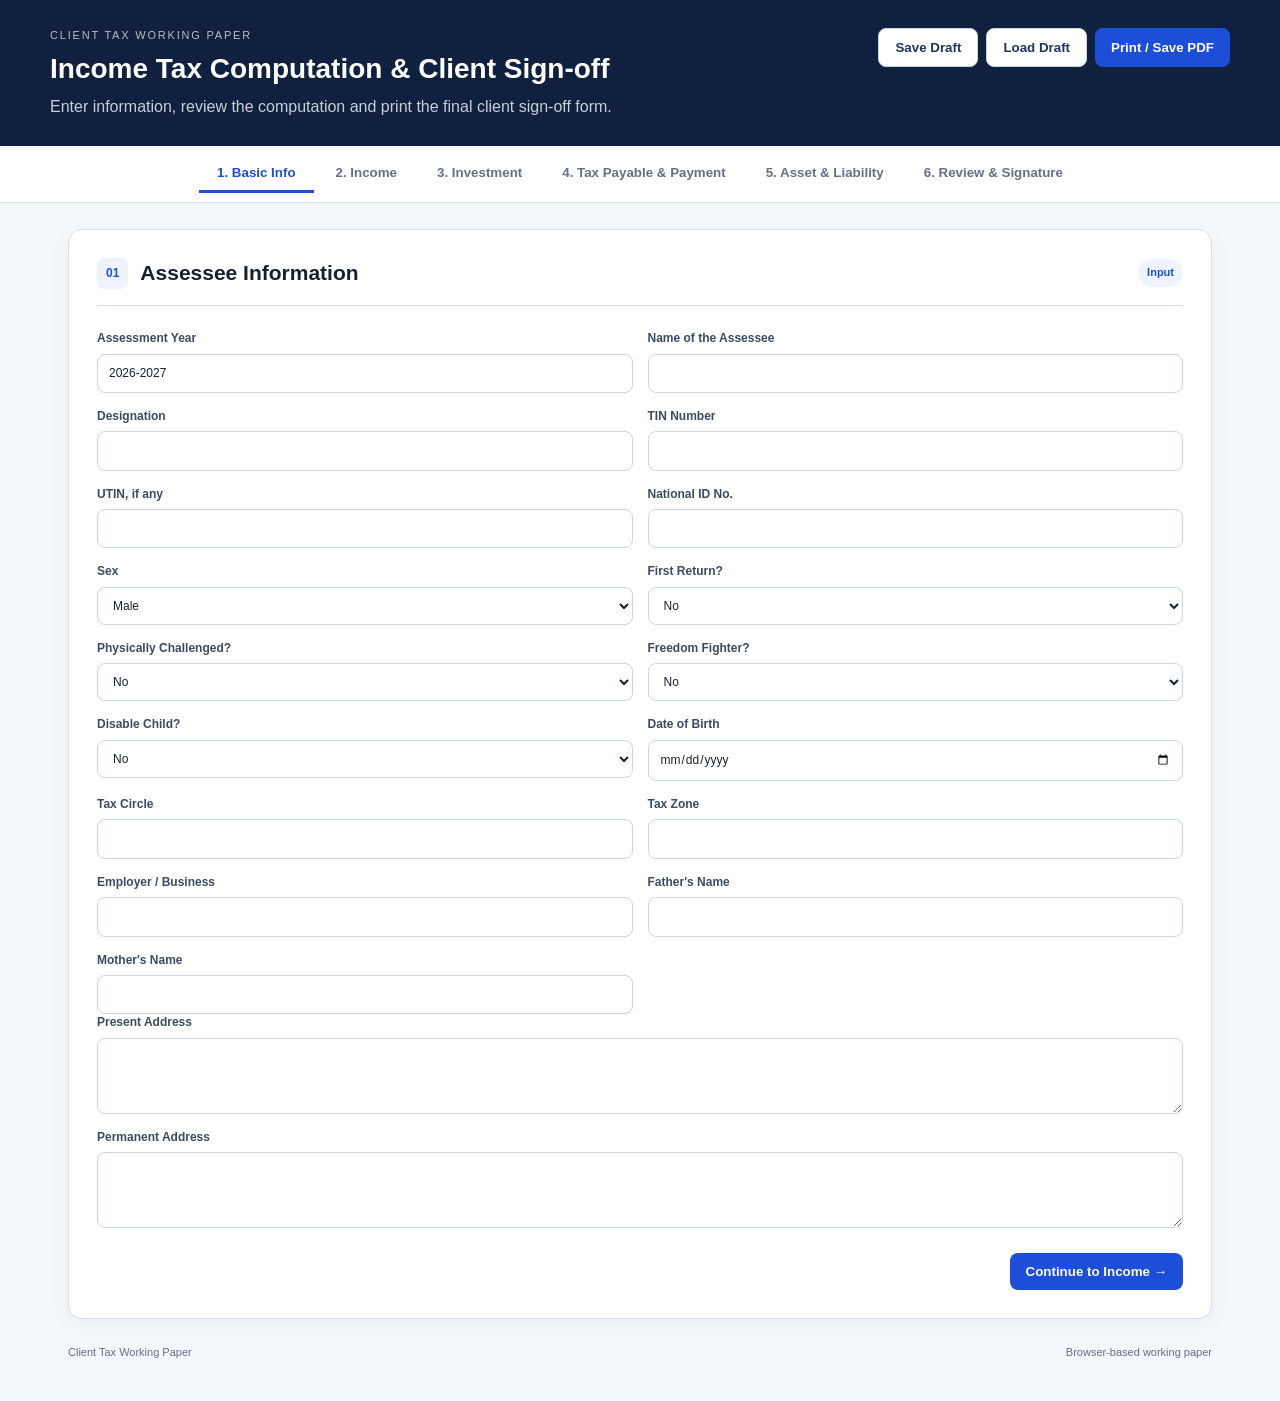
<file: index.html>
<!DOCTYPE html>
<html lang="en"><head><meta charset="UTF-8"><meta name="viewport" content="width=device-width,initial-scale=1.0"><title>Income Tax Computation & Client Sign-off</title><link rel="stylesheet" href="styles.css"></head><body>
<header class="topbar"><div><div class="eyebrow">CLIENT TAX WORKING PAPER</div><h1>Income Tax Computation & Client Sign-off</h1><p>Enter information, review the computation and print the final client sign-off form.</p></div><div class="top-actions"><button class="btn secondary" id="saveBtn">Save Draft</button><button class="btn secondary" id="loadBtn">Load Draft</button><button class="btn primary" id="printBtn">Print / Save PDF</button></div></header>
<nav class="steps"><button class="step active" data-step="1">1. Basic Info</button><button class="step" data-step="2">2. Income</button><button class="step" data-step="3">3. Investment</button><button class="step" data-step="4">4. Tax Payable & Payment</button><button class="step" data-step="5">5. Asset & Liability</button><button class="step" data-step="6">6. Review & Signature</button></nav>
<main class="container"><div id="status" class="status hidden"></div>
<section class="panel step-panel active" data-panel="1"><div class="section-head"><div><span class="section-no">01</span><h2>Assessee Information</h2></div><span class="badge">Input</span></div><div class="grid two"><label>Assessment Year<input id="assessmentYear" value="2026-2027"></label><label>Name of the Assessee<input id="name"></label><label>Designation<input id="designation"></label><label>TIN Number<input id="tin"></label><label>UTIN, if any<input id="utin"></label><label>National ID No.<input id="nid"></label><label>Sex<select id="sex"><option>Male</option><option>Female</option><option>Third</option></select></label><label>First Return?<select id="firstReturn"><option>No</option><option>Yes</option></select></label><label>Physically Challenged?<select id="disabled"><option>No</option><option>Yes</option></select></label><label>Freedom Fighter?<select id="freedomFighter"><option>No</option><option>Yes</option></select></label><label>Disable Child?<select id="disableChild"><option>No</option><option>Yes</option></select></label><label>Date of Birth<input id="dob" type="date"></label><label>Tax Circle<input id="taxCircle"></label><label>Tax Zone<input id="taxZone"></label><label>Employer / Business<input id="employer"></label><label>Father's Name<input id="father"></label><label>Mother's Name<input id="mother"></label></div><div class="grid one"><label>Present Address<textarea id="presentAddress"></textarea></label><label>Permanent Address<textarea id="permanentAddress"></textarea></label></div><div class="nav-row"><span></span><button class="btn primary next">Continue to Income →</button></div></section>
<section class="panel step-panel" data-panel="2"><div class="section-head"><div><span class="section-no">02</span><h2>Income Computation</h2></div><span class="badge">Input + Auto calculation</span></div>
<details open class="income-card"><summary>Salary Income <span class="live" id="salaryLive">৳0</span></summary><div class="grid three"><label>Basic Pay<input data-num id="basicPay"></label><label>House Rent Allowance<input data-num id="houseRent"></label><label>Festival Bonus<input data-num id="festivalBonus"></label><label>Conveyance Allowance<input data-num id="conveyance"></label><label>Medical Allowance<input data-num id="medical"></label><label>Gratuity<input data-num id="gratuity"></label><label>Employer PF Contribution<input data-num id="employerPF"></label><label>Clothing Benefit<input data-num id="clothing"></label><label>Earned Leave<input data-num id="earnedLeave"></label><label>Performance Bonus<input data-num id="performanceBonus"></label><label>Any Other Salary Income<input data-num id="salaryOther"></label></div><div class="calc-line"><span>Total Salary Income</span><strong id="salaryGross">৳0</strong></div><div class="calc-line"><span>Salary exemption: lower of 1/3 of total or ৳500,000</span><strong id="salaryExempt">৳0</strong></div><div class="calc-line total"><span>Taxable Salary Income</span><strong id="salaryTaxable">৳0</strong></div></details>
<details class="income-card"><summary>House Property <span class="live" id="houseLive">৳0</span></summary><div class="grid three"><label>Property Location / Description<input id="houseLocation"></label><label>Property Type<select id="houseType"><option value="">Select</option><option value="residential">Residential</option><option value="commercial">Commercial</option></select></label><label>Start Date<input id="houseStart" type="date"></label><label>Annual Rental Income<input data-num id="rentIncome"></label><label>Insurance Premium<input data-num id="houseInsurance"></label><label>Loan / Mortgage Interest<input data-num id="houseInterest"></label><label>Municipal / Local Tax<input data-num id="municipalTax"></label><label>Vacancy Allowance<input data-num id="vacancyAllowance"></label><label>Pre-rental Interest<input data-num id="preRentInterest"></label></div><div class="calc-line"><span>Repair & maintenance</span><strong id="houseRepair">৳0</strong></div><div class="calc-line"><span>Total claimed expenses</span><strong id="houseExpenses">৳0</strong></div><div class="calc-line total"><span>Net House Property Income</span><strong id="houseTaxable">৳0</strong></div></details>
<details class="income-card"><summary>Agriculture <span class="live" id="agriLive">৳0</span></summary><div class="grid three"><label>Books of Account Maintained?<select id="agriBooks"><option>Yes</option><option>No</option></select></label><label>Sale of Agricultural Produce<input data-num id="agriSales"></label><label>Tea / Rubber Production<input data-num id="agriTea"></label><label>Land Development Tax<input data-num id="agriLandTax"></label><label>Land Rent<input data-num id="agriLandRent"></label><label>Seeds & Fertilizers<input data-num id="agriSeeds"></label><label>Labour Wages<input data-num id="agriLabour"></label><label>Irrigation & Electricity<input data-num id="agriIrrigation"></label><label>Farm Loan Interest<input data-num id="agriInterest"></label><label>Machinery / Dairy Maintenance<input data-num id="agriMaintenance"></label><label>Insurance Premium<input data-num id="agriInsurance"></label><label>Loss Prevention Cost<input data-num id="agriLoss"></label><label>Depreciation & Amortization<input data-num id="agriDep"></label><label>Dead Dairy Purchase<input data-num id="agriDairy"></label><label>Other Eligible Agriculture Expense<input data-num id="agriOther"></label></div><div class="calc-line"><span>Total agricultural receipts</span><strong id="agriReceipts">৳0</strong></div><div class="calc-line"><span>Total agricultural expenses</span><strong id="agriExpenses">৳0</strong></div><div class="calc-line total"><span>Net Agricultural Income</span><strong id="agriTaxable">৳0</strong></div></details>
<details class="income-card"><summary>Business / Profession <span class="live" id="businessLive">৳0</span></summary><div class="grid two"><label>Type of Main Business<input id="businessType"></label><label>Business / Profession Name<input id="businessName"></label><label class="span-2">Business Address<textarea id="businessAddress"></textarea></label></div><h3>Receipts / Income</h3><div class="grid three"><label>Business Income<input data-num id="bizBusinessIncome"></label><label>Professional Income<input data-num id="bizProfessionIncome"></label><label>Recurring Business Relationship Benefit<input data-num id="bizRecurring"></label><label>Management Fee Income<input data-num id="bizManagement"></label><label>Leasing Amount Due<input data-num id="bizLease"></label><label>Currency Exchange Gain<input data-num id="bizFx"></label><label>Liquidated Company Income<input data-num id="bizLiquidated"></label><label>Annual Sales / Turnover<input data-num id="bizTurnover"></label></div><h3>Eligible Expenses</h3><div class="grid three" id="businessExpenseGrid"></div><div class="calc-line"><span>Total Business Receipts</span><strong id="bizReceipts">৳0</strong></div><div class="calc-line"><span>Total Eligible Business Expenses</span><strong id="bizExpenses">৳0</strong></div><div class="calc-line total"><span>Net Business Income</span><strong id="bizTaxable">৳0</strong></div></details>
<details class="income-card"><summary>Capital Gain <span class="live" id="capitalLive">৳0</span></summary><div class="grid three"><label>Way of Ownership<select id="capitalOwnership"><option value="purchase">Purchase</option><option value="inheritance">Inheritance</option></select></label><label>Fair Value at Inheritance<input data-num id="capitalFairValue"></label><label>Purchase Value<input data-num id="capitalPurchaseValue"></label><label>Sale Value / Consideration<input data-num id="capitalSale"></label><label>Registration & Duty Cost<input data-num id="capitalDuty"></label><label>Asset Development / Repair Cost<input data-num id="capitalRepair"></label></div><div class="calc-line"><span>Total eligible expenses</span><strong id="capitalExpenses">৳0</strong></div><div class="calc-line total"><span>Net Capital Gain</span><strong id="capitalTaxable">৳0</strong></div></details>
<details class="income-card"><summary>Financial Assets <span class="live" id="financialLive">৳0</span></summary><div class="grid three"><label>Govt. Securities Interest / Profit<input data-num id="finGovt"></label><label>Securities / Debenture Income<input data-num id="finSecurities"></label><label>Interest / Profit Income<input data-num id="finInterest"></label><label>Bank / Financial Institution Interest<input data-num id="finBank"></label><label>Asset / Product / Scheme Interest<input data-num id="finScheme"></label><label>Dividend Income<input data-num id="finDividend"></label><label>Bank / FI Charges<input data-num id="finCharges"></label><label>Loan Interest for Asset<input data-num id="finLoanInterest"></label><label>Other Eligible Expense<input data-num id="finOtherExpense"></label></div><div class="calc-line"><span>Gross financial asset income</span><strong id="finGross">৳0</strong></div><div class="calc-line"><span>Eligible expenses</span><strong id="finExpenses">৳0</strong></div><div class="calc-line total"><span>Net Financial Asset Income</span><strong id="finTaxable">৳0</strong></div></details>
<details class="income-card"><summary>Other Sources <span class="live" id="otherLive">৳0</span></summary><div class="grid two"><label>Royalty / License / Technical Knowledge / Intangible Asset<input data-num id="otherRoyalty"></label><label>Government Subsidies<input data-num id="otherSubsidy"></label><label>Alienation of Property Income<input data-num id="otherAlienation"></label><label>Donation / Grant / Gift<input data-num id="otherGift"></label><label>Other Unclassified Income<input data-num id="otherUnclassified"></label><label>Eligible Other Expense<input data-num id="otherExpense"></label></div><div class="calc-line"><span>Gross other-source income</span><strong id="otherGross">৳0</strong></div><div class="calc-line total"><span>Net Other-Source Income</span><strong id="otherTaxable">৳0</strong></div></details>
<div class="summary-strip"><div><small>Total Taxable Income</small><strong id="totalIncome">৳0</strong></div><div><small>Tax Before Rebate</small><strong id="taxBeforeRebate">৳0</strong></div><div><small>Regular Tax After Rebate</small><strong id="regularTaxAfterRebate">৳0</strong></div></div><div class="nav-row"><button class="btn secondary prev">← Back</button><button class="btn primary next">Continue to Investment →</button></div></section>
<section class="panel step-panel" data-panel="3"><div class="section-head"><div><span class="section-no">03</span><h2>Investment Rebate</h2></div><span class="badge">Input + Auto calculation</span></div><div class="grid three"><label>Life Insurance Premium<input data-num id="invLife"></label><label>Deferred Annuity Contribution<input data-num id="invAnnuity"></label><label>Contributory PF<input data-num id="invPF"></label><label>RPF Contribution<input data-num id="invRPF"></label><label>Superannuation Fund<input data-num id="invSuper"></label><label>Government Securities<input data-num id="invGovt"></label><label>Unit / Mutual Fund Certificate<input data-num id="invMutual"></label><label>DPS Investment<input data-num id="invDPS"></label><label>BSEC-approved Securities<input data-num id="invBsec"></label><label>Approved Hospital Donation<input data-num id="invHospital"></label><label>Handicraft Welfare Donation<input data-num id="invHandicraft"></label><label>Zakat Fund Contribution<input data-num id="invZakat"></label><label>Benevolent Fund / Joint Insurance<input data-num id="invBenevolent"></label><label>Approved Philanthropic / Educational Donation<input data-num id="invEducation"></label><label>Socioeconomic / Cultural Institution Donation<input data-num id="invSocio"></label></div><div class="calc-line"><span>Eligible investment after specified caps</span><strong id="eligibleInvestment">৳0</strong></div><div class="calc-line"><span>Maximum eligible investment: 30% of taxable income</span><strong id="maxInvestment">৳0</strong></div><div class="calc-line"><span>Estimated tax rebate</span><strong id="taxRebate">৳0</strong></div><div class="nav-row"><button class="btn secondary prev">← Back</button><button class="btn primary next">Continue to Tax Payable & Payment →</button></div></section>
<section class="panel step-panel" data-panel="4"><div class="section-head"><div><span class="section-no">04</span><h2>Tax Payable & Payment</h2></div><span class="badge">Auto calculation + payment input</span></div><p class="helper">Tax to deposit is the maximum of 1% of business turnover, regular calculated tax after rebate, or statutory minimum tax of ৳5,000 for an existing taxpayer and ৳1,000 for a first-time taxpayer. Available AIT / credits are then deducted.</p><div class="grid three"><label>Business Turnover<input data-num id="taxTurnover"></label><label>1% of Business Turnover<input id="turnoverMinimum" readonly></label><label>Regular Calculated Tax After Rebate<input id="regularTaxDisplay" readonly></label><label>Statutory Minimum Tax<input id="statutoryMinimumDisplay" readonly></label><label>Tax to Deposit Before AIT / Credit<input id="taxPayableBeforeAIT" readonly></label><label>Tax to Deposit After AIT / Credit<input id="balanceTaxPayable" readonly></label></div><div class="summary-strip"><div><small>1% of Turnover</small><strong id="turnoverMinimumSummary">৳0</strong></div><div><small>Regular Calculated Tax</small><strong id="regularTaxSummary">৳0</strong></div><div><small>Applicable Minimum Tax</small><strong id="minimumTaxSummary">৳0</strong></div></div><div class="calc-line total"><span>Tax to Deposit = MAX(1% turnover, regular calculated tax, minimum tax)</span><strong id="finalTaxPayable">৳0</strong></div><h3>Advance Income Tax / Tax Credits</h3><div class="table-wrap"><table id="aitTable"><thead><tr><th>Period / Reference (free text)</th><th>Challan No.</th><th>Date</th><th>Amount (৳)</th></tr></thead><tbody></tbody></table></div><div class="grid two"><label>Other AIT / Tax Credit<input data-num id="otherAITCredit"></label><label>Total AIT / Tax Credit<input id="totalAITPayment" readonly></label></div><div class="calc-line"><span>Balance Tax to Deposit</span><strong id="balanceTaxPayable2">৳0</strong></div><h3>Payment Details</h3><div class="grid three"><label>Payment Status<select id="paymentStatus"><option>Pending</option><option>Paid</option><option>Partially Paid</option></select></label><label>Payment Method<input id="paymentMethod"></label><label>Payment Reference / Challan No.<input id="paymentReference"></label><label>Payment Date<input id="paymentDate" type="date"></label><label>Amount Paid<input data-num id="amountPaid"></label><label>Remaining Amount<input id="remainingAmount" readonly></label></div><div class="nav-row"><button class="btn secondary prev">← Back</button><button class="btn primary next">Continue to Asset & Liability →</button></div></section>
<section class="panel step-panel" data-panel="5"><div class="section-head"><div><span class="section-no">05</span><h2>Asset & Liability Statement and Reconciliation</h2></div><span class="badge">Input + Auto reconciliation</span></div><p class="helper">The reconciliation explains the movement from the previous year reported net asset to this year's net asset through additions, disposals / reductions and other adjustments.</p><h3>Previous Year Reported Position</h3><div class="grid three"><label>Previous Year Total Assets<input data-num id="prevAssets"></label><label>Previous Year Total Liabilities<input data-num id="prevLiabilities"></label><label>Previous Year Reported Net Asset<input data-num id="prevNetAsset"></label></div><h3>This Year Assets</h3><div class="grid three"><label>Cash & Bank Balance<input data-num id="assetCash"></label><label>Investment / FDR / DPS<input data-num id="assetInvestment"></label><label>House / Land / Property<input data-num id="assetProperty"></label><label>Motor Vehicle<input data-num id="assetVehicle"></label><label>Business / Partnership Assets<input data-num id="assetBusiness"></label><label>Shares / Securities<input data-num id="assetShares"></label><label>Jewellery / Valuables<input data-num id="assetJewellery"></label><label>Other Assets<input data-num id="assetOther"></label></div><div class="calc-line total"><span>This Year Total Assets</span><strong id="thisYearAssets">৳0</strong></div><h3>This Year Liabilities</h3><div class="grid three"><label>Bank / Financial Institution Loan<input data-num id="liabBank"></label><label>Personal / Other Loan<input data-num id="liabPersonal"></label><label>Business Liability<input data-num id="liabBusiness"></label><label>Other Liability<input data-num id="liabOther"></label></div><div class="calc-line total"><span>This Year Total Liabilities</span><strong id="thisYearLiabilities">৳0</strong></div><div class="calc-line total"><span>This Year Net Asset = Assets − Liabilities</span><strong id="thisYearNetAsset">৳0</strong></div><h3>Net Asset Reconciliation</h3><div class="grid three"><label>Previous Year Reported Net Asset<input id="reconPrevious" readonly></label><label>This Year Net Asset<input id="reconCurrent" readonly></label><label>Increase / (Decrease) in Net Asset<input id="netAssetChange" readonly></label><label>This Year Additions / Acquisitions<input data-num id="netAssetAdditions"></label><label>Disposals / Reductions<input data-num id="netAssetDisposals"></label><label>Other Adjustments<input data-num id="netAssetOthers"></label></div><div class="calc-line"><span>Reconciled Change = Additions − Disposals ± Other Adjustments</span><strong id="reconciledChange">৳0</strong></div><div class="calc-line total"><span>Reconciliation Difference</span><strong id="reconciliationDifference">৳0</strong></div><label>Explanation for Reconciliation Difference<textarea id="reconciliationExplanation" placeholder="Explain any difference, such as opening balance correction, valuation change, gifts, inheritance, loan movement or other adjustment."></textarea></label><div class="nav-row"><button class="btn secondary prev">← Back</button><button class="btn primary next">Review & Signature →</button></div></section>
<section class="panel step-panel" data-panel="6"><div class="section-head"><div><span class="section-no">06</span><h2>Final Review, Tax Summary & Client Signature</h2></div><span class="badge">Print-ready</span></div><div id="reviewCard" class="review-card"></div><div class="declaration"><h3>Client Review Checklist</h3><label class="check"><input type="checkbox" id="confirmInfo"> I have reviewed the personal, income, asset and liability information entered above.</label><label class="check"><input type="checkbox" id="confirmDocuments"> I confirm that the information is supported by the documents and records provided.</label><label class="check"><input type="checkbox" id="confirmTax"> I have reviewed the tax calculation, tax to deposit and AIT / credit adjustment.</label><label>Client comments<textarea id="clientComments"></textarea></label></div><div class="signature-grid"><div class="signature-box"><div class="signature-line"></div><strong>Client Signature</strong><span>Name: <b id="sigName">________________</b></span><span>Date: __________________</span></div><div class="signature-box"><div class="signature-line"></div><strong>Prepared / Reviewed By</strong><span>Name: __________________</span><span>Date: __________________</span></div></div><div class="final-note"><strong>Client declaration:</strong> I confirm that I have reviewed the above tax computation and asset-liability reconciliation and have provided the information in good faith. This working paper is subject to professional verification and applicable tax law.</div><div class="nav-row no-print"><button class="btn secondary prev">← Back</button><button class="btn primary" id="finalPrintBtn">Print Final Form</button></div></section>
</main><footer class="footer no-print"><span>Client Tax Working Paper</span><span>Browser-based working paper</span></footer><script src="app.js"></script></body></html>
</file>
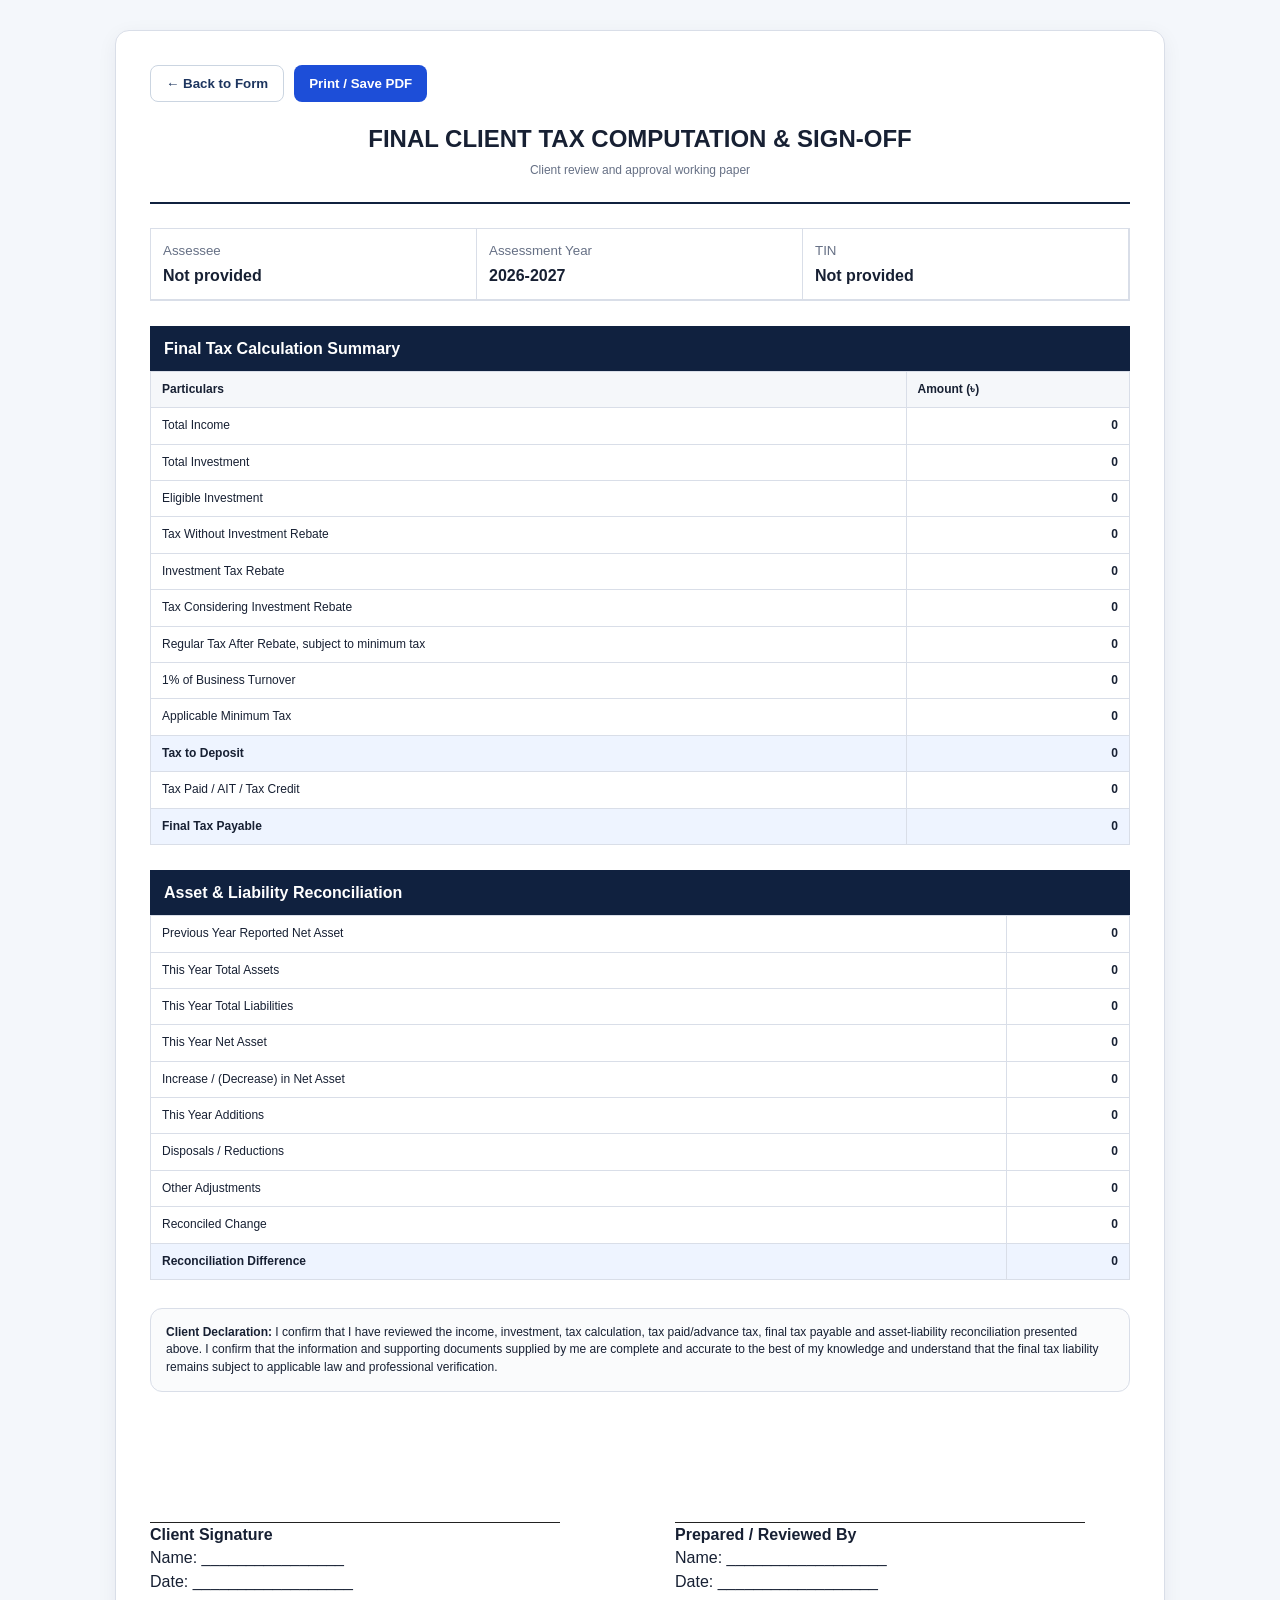
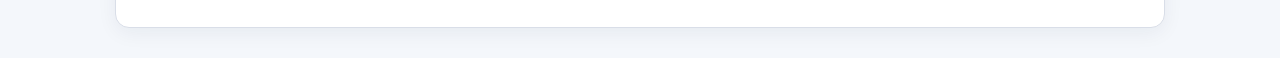
<file: final-form.html>
<!DOCTYPE html>
<html lang="en">
<head>
<meta charset="UTF-8"><meta name="viewport" content="width=device-width,initial-scale=1.0">
<title>Final Client Tax Computation & Sign-off</title>
<link rel="stylesheet" href="styles.css">
<style>
.final-page{max-width:1050px;margin:30px auto;background:#fff;border:1px solid #d9dee8;border-radius:14px;padding:34px;box-shadow:0 5px 20px rgba(16,33,63,.06)}
.final-title{text-align:center;border-bottom:2px solid #10213f;padding-bottom:18px;margin-bottom:24px}.final-title h1{margin:0;font-size:24px}.final-title p{margin:5px 0;color:#667085;font-size:12px}.final-meta{display:grid;grid-template-columns:repeat(3,1fr);border:1px solid #d9dee8}.final-meta div{padding:12px;border-right:1px solid #d9dee8;border-bottom:1px solid #d9dee8}.final-meta small{display:block;color:#667085}.final-meta strong{display:block;margin-top:3px}.final-section{margin-top:25px}.final-section h2{font-size:16px;background:#10213f;color:#fff;padding:11px 14px;margin:0}.final-table{width:100%;border-collapse:collapse}.final-table th,.final-table td{border:1px solid #d9dee8;padding:9px 11px;font-size:12px}.final-table th{text-align:left;background:#f5f7fa}.final-table td:last-child{text-align:right;font-weight:700}.grand{font-size:14px;background:#eef4ff}.signature{display:grid;grid-template-columns:1fr 1fr;gap:70px;margin-top:65px}.sigbox{min-height:135px}.sigline{border-bottom:1px solid #222;margin-top:65px;width:90%}.declaration{margin-top:28px;padding:15px;border:1px solid #d9dee8;background:#fafbfc;font-size:12px}.actions{display:flex;gap:10px;margin-bottom:20px}.btn{border:0;border-radius:8px;padding:10px 15px;font-weight:700;cursor:pointer}.primary{background:#1d4ed8;color:#fff}.secondary{background:#fff;color:#1d355f;border:1px solid #cbd5e1}
@media(max-width:700px){.final-meta,.signature{grid-template-columns:1fr}.final-page{margin:10px;padding:18px}}
@media print{.actions{display:none!important}.final-page{margin:0;border:0;box-shadow:none;padding:0}.final-title{margin-top:0}@page{size:A4;margin:13mm}}
</style>
</head>
<body>
<div class="final-page">
<div class="actions"><button class="btn secondary" onclick="location.href='index.html'">← Back to Form</button><button class="btn primary" onclick="window.print()">Print / Save PDF</button></div>
<div class="final-title"><h1>FINAL CLIENT TAX COMPUTATION & SIGN-OFF</h1><p>Client review and approval working paper</p></div>
<div class="final-meta"><div><small>Assessee</small><strong id="mName">Not provided</strong></div><div><small>Assessment Year</small><strong id="mAY">2026-2027</strong></div><div><small>TIN</small><strong id="mTIN">Not provided</strong></div></div>
<section class="final-section"><h2>Final Tax Calculation Summary</h2><table class="final-table"><thead><tr><th>Particulars</th><th>Amount (৳)</th></tr></thead><tbody>
<tr><td>Total Income</td><td id="totalIncome">0</td></tr><tr><td>Total Investment</td><td id="totalInvestment">0</td></tr><tr><td>Eligible Investment</td><td id="eligibleInvestment">0</td></tr><tr><td>Tax Without Investment Rebate</td><td id="taxWithoutRebate">0</td></tr><tr><td>Investment Tax Rebate</td><td id="rebate">0</td></tr><tr><td>Tax Considering Investment Rebate</td><td id="taxConsideringRebate">0</td></tr><tr><td>Regular Tax After Rebate, subject to minimum tax</td><td id="regularTax">0</td></tr><tr><td>1% of Business Turnover</td><td id="turnoverTax">0</td></tr><tr><td>Applicable Minimum Tax</td><td id="minimumTax">0</td></tr><tr class="grand"><td><strong>Tax to Deposit</strong></td><td id="taxToDeposit">0</td></tr><tr><td>Tax Paid / AIT / Tax Credit</td><td id="taxPaid">0</td></tr><tr class="grand"><td><strong>Final Tax Payable</strong></td><td id="taxPayable">0</td></tr>
</tbody></table></section>
<section class="final-section"><h2>Asset & Liability Reconciliation</h2><table class="final-table"><tbody><tr><td>Previous Year Reported Net Asset</td><td id="prevNet">0</td></tr><tr><td>This Year Total Assets</td><td id="assets">0</td></tr><tr><td>This Year Total Liabilities</td><td id="liabilities">0</td></tr><tr><td>This Year Net Asset</td><td id="netAsset">0</td></tr><tr><td>Increase / (Decrease) in Net Asset</td><td id="change">0</td></tr><tr><td>This Year Additions</td><td id="additions">0</td></tr><tr><td>Disposals / Reductions</td><td id="disposals">0</td></tr><tr><td>Other Adjustments</td><td id="others">0</td></tr><tr><td>Reconciled Change</td><td id="reconciled">0</td></tr><tr class="grand"><td><strong>Reconciliation Difference</strong></td><td id="difference">0</td></tr></tbody></table></section>
<div class="declaration"><strong>Client Declaration:</strong> I confirm that I have reviewed the income, investment, tax calculation, tax paid/advance tax, final tax payable and asset-liability reconciliation presented above. I confirm that the information and supporting documents supplied by me are complete and accurate to the best of my knowledge and understand that the final tax liability remains subject to applicable law and professional verification.</div>
<div class="signature"><div class="sigbox"><div class="sigline"></div><strong>Client Signature</strong><br>Name: <span id="sigName">________________</span><br>Date: __________________</div><div class="sigbox"><div class="sigline"></div><strong>Prepared / Reviewed By</strong><br>Name: __________________<br>Date: __________________</div></div>
</div>
<script>
const money=n=>'৳'+Math.round(Number(n)||0).toLocaleString('en-BD');
const d=JSON.parse(localStorage.getItem('clientTaxDraft')||'{}');
const n=id=>Math.max(0,Number(d[id]||0));
const set=(id,v)=>document.getElementById(id).textContent=typeof v==='number'?money(v):v;
function income(){
 const salary=['basicPay','houseRent','festivalBonus','conveyance','medical','gratuity','employerPF','clothing','earnedLeave','performanceBonus','salaryOther'].reduce((s,i)=>s+n(i),0);let sal=Math.max(0,salary-Math.min(salary/3,500000));
 const rent=n('rentIncome');const repair=d.houseType==='commercial'?rent*.30:d.houseType==='residential'?rent*.25:0;const house=Math.max(0,rent-(repair+['houseInsurance','houseInterest','municipalTax','vacancyAllowance','preRentInterest'].reduce((s,i)=>s+n(i),0)));
 const ar=n('agriSales')+n('agriTea')*.60;const ae=d.agriBooks==='No'?ar*.60:['agriLandTax','agriLandRent','agriSeeds','agriLabour','agriIrrigation','agriInterest','agriMaintenance','agriInsurance','agriLoss','agriDep','agriDairy','agriOther'].reduce((s,i)=>s+n(i),0);const ag=Math.max(0,ar-ae);
 const br=['bizBusinessIncome','bizProfessionIncome','bizRecurring','bizManagement','bizLease','bizFx','bizLiquidated'].reduce((s,i)=>s+n(i),0);const ex=['bizMaterial','bizSalary','bizOfficeRent','bizUtilities','bizSelling','bizSalesDiscount','bizConference','bizAdmin','bizGovFee','bizRepair','bizInsurance','bizCNF','bizMobile','bizProfessional','bizBadDebt','bizAdvertisement','bizRoyalty','bizDepreciation','bizAmortization','bizRnD','bizTraining','bizConveyance','bizEntertainment','bizExchange','bizMembership','bizForeignTravel','bizWelfare','bizOther'].reduce((s,i)=>s+n(i),0);const biz=Math.max(0,br-ex);
 const cap=Math.max(0,n('capitalSale')-(d.capitalOwnership==='purchase'?n('capitalPurchaseValue'):n('capitalFairValue'))-n('capitalDuty')-n('capitalRepair'));
 const fin=Math.max(0,['finGovt','finSecurities','finInterest','finBank','finScheme','finDividend'].reduce((s,i)=>s+n(i),0)-['finCharges','finLoanInterest','finOtherExpense'].reduce((s,i)=>s+n(i),0));
 const oth=Math.max(0,['otherRoyalty','otherSubsidy','otherAlienation','otherGift','otherUnclassified'].reduce((s,i)=>s+n(i),0)-n('otherExpense'));
 return {total:sal+house+ag+biz+cap+fin+oth,turnover:n('bizTurnover')};
}
function regularTax(income){let threshold=d.freedomFighter==='Yes'||d.disabled==='Yes'?525000:d.disableChild==='Yes'?450000:d.sex==='Female'?450000:400000,rem=Math.max(0,income-threshold),tax=0;for(const [limit,rate] of [[300000,.10],[400000,.15],[500000,.20],[2000000,.25],[Infinity,.30]]){let x=Math.min(rem,limit);tax+=x*rate;rem-=x;if(rem<=0)break}return tax}
const x=income();const taxBefore=regularTax(x.total);const rawInv=['invLife','invAnnuity','invPF','invRPF','invSuper','invBsec','invHospital','invHandicraft','invZakat','invBenevolent','invEducation','invSocio'].reduce((s,i)=>s+n(i),0)+Math.min(n('invGovt'),500000)+Math.min(n('invMutual'),500000)+Math.min(n('invDPS'),120000);const eligible=Math.min(rawInv,x.total*.30);const rebate=Math.min(eligible*.10,x.total*.03,750000);const considering=Math.max(0,taxBefore-rebate);const min=d.firstReturn==='Yes'?1000:5000;const regular=Math.max(considering,min);const turnoverTax=x.turnover*.01;const deposit=Math.max(turnoverTax,regular,min);const ait=(d.ait||[]).reduce((s,a)=>s+Number(a.amount||0),0)+n('otherAITCredit');const payable=Math.max(0,deposit-ait);
$('mName').textContent=d.name||'Not provided';$('mAY').textContent=d.assessmentYear||'2026-2027';$('mTIN').textContent=d.tin||'Not provided';$('sigName').textContent=d.name||'________________';
set('totalIncome',x.total);set('totalInvestment',rawInv);set('eligibleInvestment',eligible);set('taxWithoutRebate',taxBefore);set('rebate',rebate);set('taxConsideringRebate',considering);set('regularTax',regular);set('turnoverTax',turnoverTax);set('minimumTax',min);set('taxToDeposit',deposit);set('taxPaid',ait);set('taxPayable',payable);
set('prevNet',n('prevNetAsset'));set('assets',['assetCash','assetInvestment','assetProperty','assetVehicle','assetBusiness','assetShares','assetJewellery','assetOther'].reduce((s,i)=>s+n(i),0));set('liabilities',['liabBank','liabPersonal','liabBusiness','liabOther'].reduce((s,i)=>s+n(i),0));const assets=['assetCash','assetInvestment','assetProperty','assetVehicle','assetBusiness','assetShares','assetJewellery','assetOther'].reduce((s,i)=>s+n(i),0),liab=['liabBank','liabPersonal','liabBusiness','liabOther'].reduce((s,i)=>s+n(i),0),net=assets-liab,prev=n('prevNetAsset'),change=net-prev,add=n('netAssetAdditions'),disp=n('netAssetDisposals'),other=n('netAssetOthers'),rec=add-disp+other;set('netAsset',net);set('change',change);set('additions',add);set('disposals',disp);set('others',other);set('reconciled',rec);set('difference',change-rec);
</script>
</body></html>
</file>
<file: styles.css>
:root{--ink:#172033;--muted:#667085;--line:#d9dee8;--bg:#f4f7fb;--panel:#fff;--brand:#1d4ed8;--brand2:#0f3ea9;--soft:#eef4ff;--success:#087443}
*{box-sizing:border-box}body{margin:0;font-family:Inter,Segoe UI,Arial,sans-serif;color:var(--ink);background:var(--bg);line-height:1.45}.topbar{background:#10213f;color:#fff;padding:28px max(24px,calc((100% - 1180px)/2));display:flex;justify-content:space-between;gap:30px;align-items:flex-start}.eyebrow{font-size:11px;letter-spacing:1.8px;opacity:.7}.topbar h1{margin:5px 0;font-size:28px}.topbar p{margin:4px 0 0;opacity:.78;max-width:720px}.top-actions{display:flex;gap:8px;flex-wrap:wrap}.btn{border:0;border-radius:8px;padding:11px 16px;font-weight:700;cursor:pointer}.btn.primary{background:var(--brand);color:#fff}.btn.primary:hover{background:var(--brand2)}.btn.secondary{background:#fff;color:#1d355f;border:1px solid #cbd5e1}.steps{position:sticky;top:0;z-index:10;background:#fff;border-bottom:1px solid var(--line);display:flex;justify-content:center;gap:4px;padding:9px;overflow:auto}.step{background:transparent;border:0;padding:10px 18px;color:var(--muted);font-weight:700;border-bottom:3px solid transparent;cursor:pointer;white-space:nowrap}.step.active{color:var(--brand);border-color:var(--brand)}.container{max-width:1180px;margin:26px auto;padding:0 18px}.panel{display:none;background:var(--panel);border:1px solid var(--line);border-radius:14px;padding:28px;box-shadow:0 5px 20px rgba(16,33,63,.05)}.panel.active{display:block}.section-head{display:flex;justify-content:space-between;align-items:center;margin-bottom:24px;border-bottom:1px solid var(--line);padding-bottom:16px}.section-head>div{display:flex;align-items:center;gap:12px}.section-no{font-size:12px;font-weight:800;color:var(--brand);background:var(--soft);padding:7px 9px;border-radius:7px}.section-head h2{margin:0;font-size:21px}.badge{font-size:11px;font-weight:800;color:var(--brand);background:var(--soft);padding:6px 9px;border-radius:20px}.helper{margin:-10px 0 18px;color:var(--muted);font-size:12px}.grid{display:grid;gap:15px}.grid.one{grid-template-columns:1fr}.grid.two{grid-template-columns:repeat(2,minmax(0,1fr))}.grid.three{grid-template-columns:repeat(3,minmax(0,1fr))}.span-2{grid-column:span 2}label{display:flex;flex-direction:column;gap:6px;font-size:12px;font-weight:800;color:#3d4a61}input,select,textarea{font:inherit;font-weight:500;color:var(--ink);border:1px solid #cbd5e1;border-radius:8px;background:#fff;padding:10px 11px;outline:none}input:focus,select:focus,textarea:focus{border-color:var(--brand);box-shadow:0 0 0 3px rgba(29,78,216,.1)}input[readonly]{background:#f5f7fa;color:#475467}textarea{min-height:76px;resize:vertical}.income-card{border:1px solid var(--line);border-radius:12px;margin:14px 0;overflow:hidden;background:#fff}.income-card summary{list-style:none;cursor:pointer;padding:15px 17px;font-weight:800;display:flex;justify-content:space-between;background:#fafbfe}.income-card summary::-webkit-details-marker{display:none}.income-card>div,.income-card>h3{padding-left:17px;padding-right:17px}.income-card>div.grid{padding-top:17px}.income-card h3{font-size:14px;margin:20px 0 0}.live{font-size:13px;color:var(--success)}.calc-line{display:flex;justify-content:space-between;border-top:1px solid var(--line);padding:11px 17px;color:#526078}.calc-line strong{color:var(--ink)}.calc-line.total{background:#f7f9fc;font-size:15px;color:var(--ink)}.summary-strip{display:grid;grid-template-columns:repeat(3,1fr);gap:12px;margin:22px 0}.summary-strip>div{background:#10213f;color:#fff;border-radius:10px;padding:15px}.summary-strip small{display:block;opacity:.7}.summary-strip strong{display:block;font-size:20px;margin-top:4px}.nav-row{display:flex;justify-content:space-between;gap:10px;margin-top:25px}.table-wrap{overflow:auto;border:1px solid var(--line);border-radius:10px;margin:15px 0}table{width:100%;border-collapse:collapse;min-width:650px}th,td{padding:9px;border-bottom:1px solid var(--line);text-align:left;font-size:12px}th{background:#f5f7fa}.review-card{border:1px solid var(--line);border-radius:12px;overflow:hidden}.review-header{background:#10213f;color:#fff;padding:20px}.review-header h3{margin:0 0 4px}.review-grid{display:grid;grid-template-columns:repeat(3,1fr)}.review-grid div{padding:16px;border-bottom:1px solid var(--line);border-right:1px solid var(--line)}.review-grid small{display:block;color:var(--muted)}.review-grid strong{display:block;margin-top:3px}.declaration{margin-top:20px;padding:18px;background:#f8fafc;border:1px solid var(--line);border-radius:12px}.declaration h3{margin-top:0}.check{display:block;margin:11px 0;font-size:13px}.check input{width:auto;margin-right:7px}.signature-preview{border:1px solid var(--line);border-radius:12px;padding:20px;background:#fafbfe;margin-bottom:25px}.signature-preview h3{margin:0 0 5px}.signature-preview .amount{font-size:26px;font-weight:900}.signature-grid{display:grid;grid-template-columns:1fr 1fr;gap:55px;margin-top:40px}.signature-box{min-height:150px;display:flex;flex-direction:column;gap:8px}.signature-line{border-bottom:1px solid #333;margin-top:55px;width:90%}.final-note{margin-top:35px;padding:14px 16px;border-left:4px solid #f59e0b;background:#fffaf0;font-size:12px;color:#5c4a20}.footer{max-width:1180px;margin:18px auto 40px;padding:0 18px;color:var(--muted);font-size:11px;display:flex;justify-content:space-between}.status{padding:11px 14px;background:#ecfdf3;border:1px solid #a7f3d0;color:#065f46;border-radius:8px;margin-bottom:14px}.hidden{display:none}
@media(max-width:800px){.topbar{display:block}.top-actions{margin-top:18px}.grid.two,.grid.three,.review-grid,.summary-strip,.signature-grid{grid-template-columns:1fr}.span-2{grid-column:auto}.panel{padding:18px}.footer{display:none}}
@media print{body{background:#fff}.topbar,.steps,.no-print,.footer,.status{display:none!important}.container{max-width:none;margin:0;padding:0}.panel{display:none!important;border:0;box-shadow:none;padding:0}.panel[data-panel="6"]{display:block!important}.panel[data-panel="6"] .review-card{display:block!important;margin-bottom:22px}.panel[data-panel="6"] .signature-preview{display:block!important;margin-top:0}.panel[data-panel="6"] .declaration{display:block!important}.panel[data-panel="6"] .section-head{display:flex!important}.final-note{page-break-inside:avoid}.signature-grid{margin-top:35px}.review-grid{grid-template-columns:repeat(3,1fr)}.review-grid div{padding:10px;font-size:11px}.review-header{padding:12px}.signature-preview{padding:14px}@page{size:A4;margin:14mm}}
</file>
